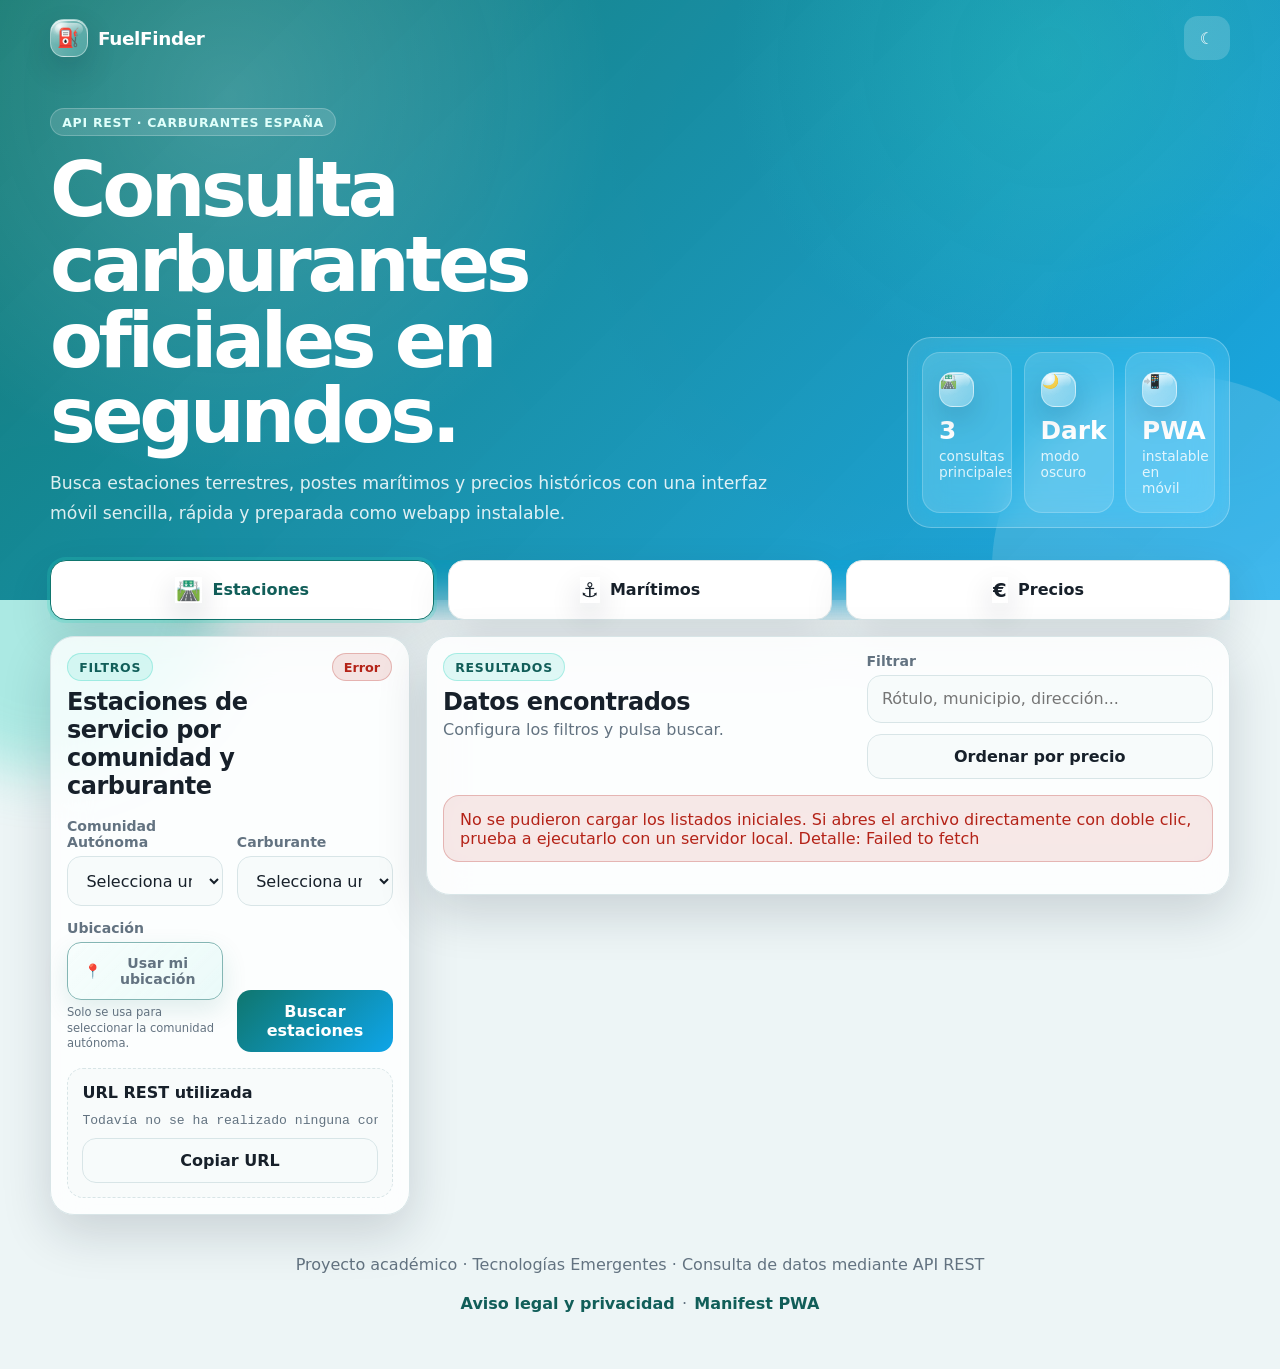
<file: index.html>
<!doctype html>
<html lang="es">
<head>
  <meta charset="utf-8" />
  <meta name="viewport" content="width=device-width, initial-scale=1, viewport-fit=cover" />
  <title>FuelFinder | Consulta precios de carburantes en España</title>
  <meta name="description" content="Webapp responsive para consultar estaciones de servicio, postes marítimos y precios históricos de carburantes mediante la API REST oficial del Ministerio." />
  <meta name="robots" content="index, follow, max-image-preview:large" />
  <meta name="author" content="Francisco José Saiz Ezquerra de Paz" />
  <meta name="theme-color" content="#0f766e" />
  <meta name="color-scheme" content="light dark" />
  <link rel="canonical" href="https://fransaiz.com/fuelfinder/" />

  <meta property="og:type" content="website" />
  <meta property="og:locale" content="es_ES" />
  <meta property="og:site_name" content="FuelFinder" />
  <meta property="og:title" content="FuelFinder | Consulta precios de carburantes" />
  <meta property="og:description" content="Busca estaciones terrestres, postes marítimos y precios históricos de carburantes en España con una webapp responsive." />
  <meta property="og:url" content="https://fransaiz.com/fuelfinder/" />
  <meta property="og:image" content="https://fransaiz.com/fuelfinder/assets/social/og-fuelfinder.png" />
  <meta property="og:image:width" content="1200" />
  <meta property="og:image:height" content="630" />

  <meta name="twitter:card" content="summary_large_image" />
  <meta name="twitter:title" content="FuelFinder | Consulta precios de carburantes" />
  <meta name="twitter:description" content="Webapp responsive para consultar carburantes con datos oficiales." />
  <meta name="twitter:image" content="https://fransaiz.com/fuelfinder/assets/social/og-fuelfinder.png" />

  <link rel="manifest" href="manifest.webmanifest?v=20260602-5" />
  <link rel="apple-touch-icon" href="assets/icons/apple-touch-icon.png" />
  <link rel="icon" type="image/png" sizes="192x192" href="assets/icons/icon-192.png" />
  <link rel="icon" type="image/png" sizes="512x512" href="assets/icons/icon-512.png" />
  <link rel="stylesheet" href="css/styles.css?v=20260602-5" />

  <script type="application/ld+json">
  {
    "@context": "https://schema.org",
    "@type": "WebApplication",
    "name": "FuelFinder",
    "url": "https://fransaiz.com/fuelfinder/",
    "applicationCategory": "UtilitiesApplication",
    "operatingSystem": "Web",
    "description": "Webapp responsive para consultar estaciones de servicio, postes marítimos y precios históricos de carburantes mediante API REST.",
    "inLanguage": "es"
  }
  </script>
</head>
<body>
  <header class="hero">
    <nav class="topbar" aria-label="Navegación principal">
      <a href="./" class="brand" aria-label="FuelFinder inicio">
        <span class="brand-icon liquid-icon" aria-hidden="true">⛽</span>
        <span>FuelFinder</span>
      </a>
      <div class="top-actions">
        <button id="installAppBtn" class="install-button" type="button" aria-label="Instalar FuelFinder" hidden>
          <span aria-hidden="true">⬇</span>
          <span>Instalar</span>
        </button>
        <button id="themeToggle" class="ghost-button" type="button" aria-label="Cambiar tema">☾</button>
      </div>
    </nav>

    <section class="hero-content">
      <div>
        <span class="eyebrow">API REST · Carburantes España</span>
        <h1>Consulta carburantes oficiales en segundos.</h1>
        <p>
          Busca estaciones terrestres, postes marítimos y precios históricos con una interfaz móvil sencilla, rápida y preparada como webapp instalable.
        </p>
      </div>
      <div class="hero-card" aria-label="Resumen de funcionalidades">
        <div class="metric">
          <span class="metric-icon liquid-icon" aria-hidden="true">🛣️</span>
          <strong>3</strong>
          <span>consultas principales</span>
        </div>
        <div class="metric">
          <span class="metric-icon liquid-icon" aria-hidden="true">🌙</span>
          <strong>Dark</strong>
          <span>modo oscuro</span>
        </div>
        <div class="metric">
          <span class="metric-icon liquid-icon" aria-hidden="true">📲</span>
          <strong>PWA</strong>
          <span>instalable en móvil</span>
        </div>
      </div>
    </section>
  </header>

  <main class="app-shell">
    <section class="tabs" aria-label="Tipos de consulta">
      <button class="tab-button active" type="button" data-view="ccaa">
        <span class="tab-icon liquid-icon" aria-hidden="true">🛣️</span>
        <span class="tab-label">Estaciones</span>
      </button>
      <button class="tab-button" type="button" data-view="maritimos">
        <span class="tab-icon liquid-icon" aria-hidden="true">⚓</span>
        <span class="tab-label">Marítimos</span>
      </button>
      <button class="tab-button" type="button" data-view="historico">
        <span class="tab-icon liquid-icon" aria-hidden="true">€</span>
        <span class="tab-label">Precios</span>
      </button>
    </section>

    <section class="workspace">
      <aside class="panel filters-panel" aria-labelledby="filterTitle">
        <div class="panel-heading">
          <div>
            <span class="section-kicker">Filtros</span>
            <h2 id="filterTitle">Selecciona una consulta</h2>
          </div>
          <span id="statusBadge" class="status-badge">Listo</span>
        </div>

        <form id="filtersForm" class="form-grid" autocomplete="off"></form>

        <div class="helper-box">
          <strong>URL REST utilizada</strong>
          <code id="lastUrl">Todavía no se ha realizado ninguna consulta.</code>
          <button id="copyUrl" class="secondary-button" type="button">Copiar URL</button>
        </div>
      </aside>

      <section class="panel results-panel" aria-labelledby="resultsTitle">
        <div class="results-toolbar">
          <div>
            <span class="section-kicker">Resultados</span>
            <h2 id="resultsTitle">Datos encontrados</h2>
            <p id="resultCount">Configura los filtros y pulsa buscar.</p>
          </div>
          <div class="toolbar-actions">
            <label class="search-inline" for="quickSearch">
              <span>Filtrar</span>
              <input id="quickSearch" type="search" placeholder="Rótulo, municipio, dirección..." />
            </label>
            <button id="sortPrice" class="secondary-button" type="button">Ordenar por precio</button>
          </div>
        </div>

        <div id="alerts" class="alerts" role="status" aria-live="polite"></div>
        <div id="results" class="results-grid"></div>
      </section>
    </section>
  </main>

  <aside id="installHelp" class="install-help" role="dialog" aria-modal="true" aria-labelledby="installHelpTitle" hidden>
    <div class="install-help-card panel">
      <button id="closeInstallHelp" class="close-button" type="button" aria-label="Cerrar">×</button>
      <span class="liquid-icon install-help-icon" aria-hidden="true">📲</span>
      <h2 id="installHelpTitle">Instalar en tu móvil</h2>
      <p id="installHelpText">Puedes añadir FuelFinder a la pantalla de inicio para abrirlo como una app.</p>
      <ol>
        <li>Abre el menú de tu navegador.</li>
        <li>Elige “Añadir a pantalla de inicio” o “Instalar app”.</li>
        <li>Confirma la instalación.</li>
      </ol>
    </div>
  </aside>

  <footer class="footer">
    <p>Proyecto académico · Tecnologías Emergentes · Consulta de datos mediante API REST</p>
    <p class="footer-links">
      <a href="legal.html">Aviso legal y privacidad</a>
      <span aria-hidden="true">·</span>
      <a href="manifest.webmanifest?v=20260602-5">Manifest PWA</a>
    </p>
  </footer>

  <template id="fieldTemplate">
    <label class="field">
      <span></span>
      <select></select>
    </label>
  </template>

  <script type="module" src="js/app.js?v=20260602-5"></script>
</body>
</html>
</file>
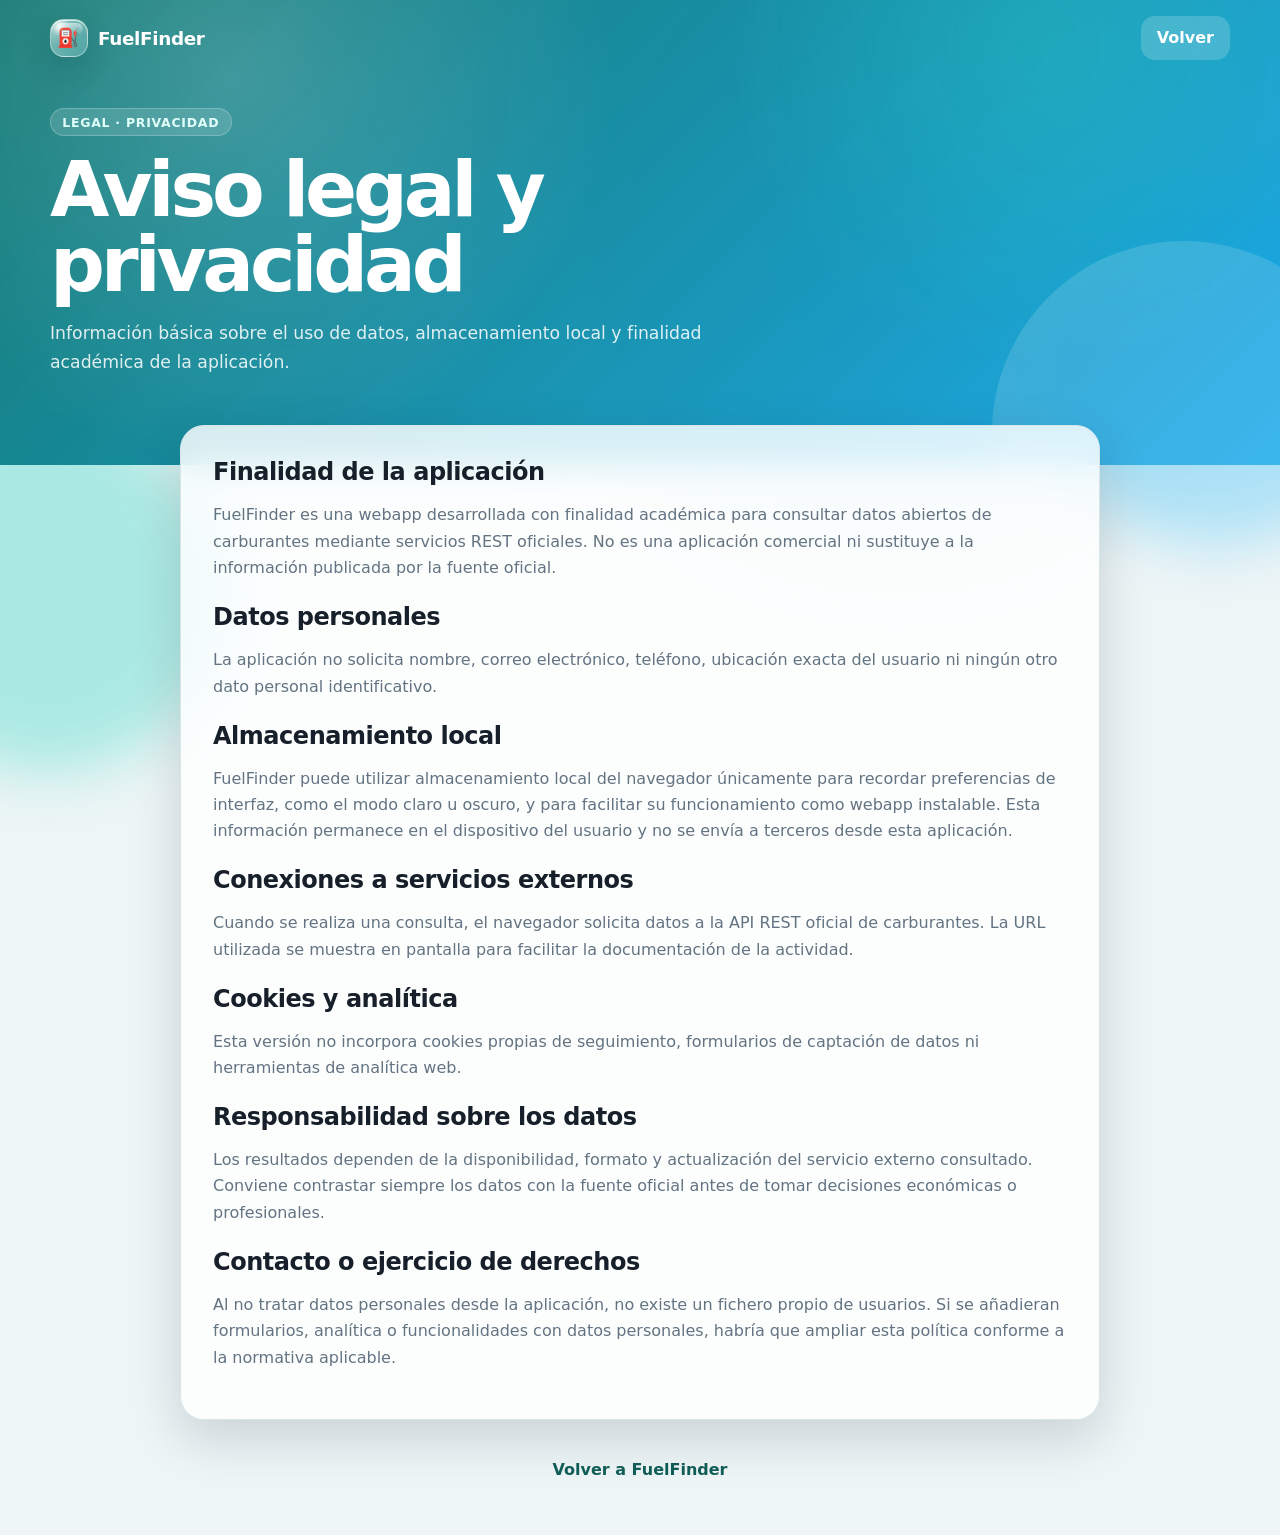
<file: legal.html>
<!doctype html>
<html lang="es">
<head>
  <meta charset="utf-8" />
  <meta name="viewport" content="width=device-width, initial-scale=1, viewport-fit=cover" />
  <title>Aviso legal y privacidad | FuelFinder</title>
  <meta name="description" content="Información legal y de privacidad de FuelFinder, webapp académica para consulta de datos abiertos de carburantes." />
  <meta name="robots" content="index, follow" />
  <meta name="theme-color" content="#0f766e" />
  <link rel="canonical" href="https://fransaiz.com/fuelfinder/legal.html" />
  <link rel="stylesheet" href="css/styles.css" />
  <link rel="manifest" href="manifest.webmanifest" />
  <link rel="icon" type="image/png" sizes="192x192" href="assets/icons/icon-192.png" />
</head>
<body>
  <header class="hero legal-hero">
    <nav class="topbar" aria-label="Navegación principal">
      <a href="./" class="brand" aria-label="Volver a FuelFinder">
        <span class="brand-icon liquid-icon" aria-hidden="true">⛽</span>
        <span>FuelFinder</span>
      </a>
      <a class="ghost-button legal-back" href="./">Volver</a>
    </nav>
    <section class="hero-content">
      <div>
        <span class="eyebrow">Legal · Privacidad</span>
        <h1>Aviso legal y privacidad</h1>
        <p>Información básica sobre el uso de datos, almacenamiento local y finalidad académica de la aplicación.</p>
      </div>
    </section>
  </header>

  <main class="app-shell legal-shell">
    <article class="panel legal-content">
      <h2>Finalidad de la aplicación</h2>
      <p>FuelFinder es una webapp desarrollada con finalidad académica para consultar datos abiertos de carburantes mediante servicios REST oficiales. No es una aplicación comercial ni sustituye a la información publicada por la fuente oficial.</p>

      <h2>Datos personales</h2>
      <p>La aplicación no solicita nombre, correo electrónico, teléfono, ubicación exacta del usuario ni ningún otro dato personal identificativo.</p>

      <h2>Almacenamiento local</h2>
      <p>FuelFinder puede utilizar almacenamiento local del navegador únicamente para recordar preferencias de interfaz, como el modo claro u oscuro, y para facilitar su funcionamiento como webapp instalable. Esta información permanece en el dispositivo del usuario y no se envía a terceros desde esta aplicación.</p>

      <h2>Conexiones a servicios externos</h2>
      <p>Cuando se realiza una consulta, el navegador solicita datos a la API REST oficial de carburantes. La URL utilizada se muestra en pantalla para facilitar la documentación de la actividad.</p>

      <h2>Cookies y analítica</h2>
      <p>Esta versión no incorpora cookies propias de seguimiento, formularios de captación de datos ni herramientas de analítica web.</p>

      <h2>Responsabilidad sobre los datos</h2>
      <p>Los resultados dependen de la disponibilidad, formato y actualización del servicio externo consultado. Conviene contrastar siempre los datos con la fuente oficial antes de tomar decisiones económicas o profesionales.</p>

      <h2>Contacto o ejercicio de derechos</h2>
      <p>Al no tratar datos personales desde la aplicación, no existe un fichero propio de usuarios. Si se añadieran formularios, analítica o funcionalidades con datos personales, habría que ampliar esta política conforme a la normativa aplicable.</p>
    </article>
  </main>

  <footer class="footer">
    <p><a href="./">Volver a FuelFinder</a></p>
  </footer>
</body>
</html>
</file>
<file: css/styles.css>
:root {
  color-scheme: light;
  --bg: #edf5f6;
  --surface: #ffffff;
  --surface-soft: #f7fbfb;
  --text: #17202a;
  --muted: #637381;
  --primary: #0f766e;
  --primary-2: #0ea5e9;
  --primary-dark: #115e59;
  --accent: #f59e0b;
  --border: #d8e5e7;
  --danger: #b42318;
  --success: #027a48;
  --shadow: 0 18px 45px rgba(15, 23, 42, .12);
  --radius-lg: 24px;
  --radius-md: 16px;
}

body.dark {
  color-scheme: dark;
  --bg: #0b1220;
  --surface: #111827;
  --surface-soft: #162033;
  --text: #f8fafc;
  --muted: #a6b1c2;
  --primary: #2dd4bf;
  --primary-2: #38bdf8;
  --primary-dark: #5eead4;
  --accent: #fbbf24;
  --border: #263247;
  --shadow: 0 18px 45px rgba(0, 0, 0, .35);
}

* {
  box-sizing: border-box;
}

html {
  scroll-behavior: smooth;
}

body {
  margin: 0;
  min-height: 100vh;
  font-family: Inter, ui-sans-serif, system-ui, -apple-system, BlinkMacSystemFont, "Segoe UI", sans-serif;
  background:
    radial-gradient(circle at top left, rgba(14, 165, 233, .18), transparent 34rem),
    radial-gradient(circle at 70% 12%, rgba(15, 118, 110, .22), transparent 28rem),
    var(--bg);
  color: var(--text);
}

button,
input,
select {
  font: inherit;
}

button {
  -webkit-tap-highlight-color: transparent;
}

.hero {
  padding: 1rem 1rem 4.5rem;
  background: linear-gradient(135deg, rgba(15, 118, 110, .98), rgba(14, 165, 233, .9));
  color: #fff;
  position: relative;
  overflow: hidden;
}

.hero::after {
  content: "";
  position: absolute;
  inset: auto -6rem -10rem auto;
  width: 24rem;
  height: 24rem;
  border-radius: 999px;
  background: rgba(255, 255, 255, .14);
}

.topbar,
.hero-content,
.app-shell,
.footer {
  width: min(1180px, calc(100% - 2rem));
  margin-inline: auto;
}

.topbar {
  display: flex;
  align-items: center;
  justify-content: space-between;
  gap: 1rem;
  position: relative;
  z-index: 1;
}

.brand {
  display: inline-flex;
  align-items: center;
  gap: .65rem;
  color: #fff;
  text-decoration: none;
  font-weight: 800;
  letter-spacing: -.02em;
  font-size: 1.15rem;
}

.brand-icon {
  display: grid;
  place-items: center;
  width: 2.35rem;
  height: 2.35rem;
  border-radius: 14px;
  background: rgba(255, 255, 255, .18);
  box-shadow: inset 0 0 0 1px rgba(255, 255, 255, .24);
}

.ghost-button,
.secondary-button,
.primary-button {
  border: 0;
  border-radius: 14px;
  min-height: 2.75rem;
  padding: .75rem 1rem;
  cursor: pointer;
  font-weight: 750;
}

.ghost-button {
  color: #fff;
  background: rgba(255, 255, 255, .18);
}

.hero-content {
  display: grid;
  gap: 1.5rem;
  padding-top: 3rem;
  position: relative;
  z-index: 1;
}

.eyebrow,
.section-kicker {
  display: inline-flex;
  color: var(--primary-dark);
  background: rgba(45, 212, 191, .14);
  border: 1px solid rgba(45, 212, 191, .32);
  border-radius: 999px;
  padding: .35rem .7rem;
  font-size: .78rem;
  font-weight: 800;
  text-transform: uppercase;
  letter-spacing: .06em;
}

.hero .eyebrow {
  color: #e0fffb;
  background: rgba(255, 255, 255, .14);
  border-color: rgba(255, 255, 255, .22);
}

.hero h1 {
  max-width: 850px;
  font-size: clamp(2.25rem, 7vw, 4.8rem);
  line-height: .98;
  letter-spacing: -.055em;
  margin: 1rem 0;
}

.hero p {
  max-width: 720px;
  color: rgba(255, 255, 255, .86);
  font-size: 1.08rem;
  line-height: 1.7;
  margin: 0;
}

.hero-card {
  display: grid;
  grid-template-columns: repeat(3, 1fr);
  gap: .7rem;
  background: rgba(255, 255, 255, .14);
  border: 1px solid rgba(255, 255, 255, .26);
  border-radius: var(--radius-lg);
  padding: .85rem;
  backdrop-filter: blur(18px);
}

.metric {
  background: rgba(255, 255, 255, .14);
  border-radius: 18px;
  padding: 1rem;
}

.metric strong {
  display: block;
  font-size: 1.55rem;
}

.metric span {
  display: block;
  margin-top: .2rem;
  color: rgba(255, 255, 255, .82);
  font-size: .86rem;
}

.app-shell {
  margin-top: -2.5rem;
  position: relative;
  z-index: 2;
}

.tabs {
  display: grid;
  grid-template-columns: 1fr;
  gap: .85rem;
  margin-bottom: 1rem;
}

.tab-button {
  display: flex;
  align-items: center;
  justify-content: center;
  gap: .65rem;
  padding: 1rem;
  border-radius: var(--radius-md);
  border: 1px solid var(--border);
  background: var(--surface);
  color: var(--text);
  box-shadow: var(--shadow);
  cursor: pointer;
  font-weight: 800;
}

.tab-button.active {
  color: var(--primary-dark);
  outline: 3px solid rgba(45, 212, 191, .22);
  border-color: var(--primary);
}

.tab-icon {
  font-size: 1.25rem;
}

.workspace {
  display: grid;
  gap: 1rem;
}

.panel {
  background: var(--surface);
  border: 1px solid var(--border);
  border-radius: var(--radius-lg);
  box-shadow: var(--shadow);
}

.filters-panel,
.results-panel {
  padding: 1rem;
}

.panel-heading,
.results-toolbar {
  display: flex;
  align-items: flex-start;
  justify-content: space-between;
  gap: 1rem;
  margin-bottom: 1rem;
}

.panel h2,
.results-toolbar h2 {
  margin: .45rem 0 .1rem;
  letter-spacing: -.02em;
}

.status-badge {
  display: inline-flex;
  align-items: center;
  justify-content: center;
  border-radius: 999px;
  background: var(--surface-soft);
  border: 1px solid var(--border);
  color: var(--muted);
  padding: .35rem .7rem;
  font-size: .8rem;
  font-weight: 800;
  white-space: nowrap;
}

.status-badge.loading {
  color: #92400e;
  background: rgba(245, 158, 11, .14);
  border-color: rgba(245, 158, 11, .35);
}

.status-badge.ok {
  color: var(--success);
  background: rgba(2, 122, 72, .12);
  border-color: rgba(2, 122, 72, .25);
}

.status-badge.error {
  color: var(--danger);
  background: rgba(180, 35, 24, .12);
  border-color: rgba(180, 35, 24, .25);
}

.form-grid {
  display: grid;
  gap: .85rem;
}

.field {
  display: grid;
  gap: .4rem;
}

.field span,
.search-inline span {
  color: var(--muted);
  font-weight: 700;
  font-size: .88rem;
}

select,
input {
  width: 100%;
  border: 1px solid var(--border);
  border-radius: 14px;
  color: var(--text);
  background: var(--surface-soft);
  padding: .85rem .9rem;
  min-height: 2.85rem;
  outline: none;
}

select:focus,
input:focus {
  border-color: var(--primary);
  box-shadow: 0 0 0 4px rgba(45, 212, 191, .14);
}

.primary-button {
  background: linear-gradient(135deg, var(--primary), var(--primary-2));
  color: #fff;
}

.secondary-button {
  background: var(--surface-soft);
  border: 1px solid var(--border);
  color: var(--text);
}

.helper-box {
  display: grid;
  gap: .65rem;
  margin-top: 1rem;
  padding: .9rem;
  border-radius: var(--radius-md);
  background: var(--surface-soft);
  border: 1px dashed var(--border);
}

.helper-box code {
  display: block;
  max-width: 100%;
  overflow-x: auto;
  color: var(--muted);
  font-size: .82rem;
  white-space: nowrap;
}

.results-toolbar {
  flex-direction: column;
}

.results-toolbar p {
  color: var(--muted);
  margin: .2rem 0 0;
}

.toolbar-actions {
  width: 100%;
  display: grid;
  gap: .7rem;
}

.search-inline {
  display: grid;
  gap: .35rem;
}

.alerts {
  display: grid;
  gap: .7rem;
}

.alert {
  padding: .85rem 1rem;
  border-radius: var(--radius-md);
  background: var(--surface-soft);
  border: 1px solid var(--border);
  color: var(--muted);
}

.alert.error {
  color: var(--danger);
  border-color: rgba(180, 35, 24, .25);
  background: rgba(180, 35, 24, .1);
}

.results-grid {
  display: grid;
  gap: .9rem;
  margin-top: 1rem;
}

.result-card {
  display: grid;
  gap: .65rem;
  border: 1px solid var(--border);
  background: var(--surface-soft);
  border-radius: var(--radius-md);
  padding: 1rem;
  transition: transform .18s ease, border-color .18s ease;
}

.result-card:hover {
  transform: translateY(-2px);
  border-color: rgba(45, 212, 191, .5);
}

.result-header {
  display: flex;
  align-items: flex-start;
  justify-content: space-between;
  gap: 1rem;
}

.result-card h3 {
  margin: 0;
  letter-spacing: -.015em;
  font-size: 1.03rem;
}

.price {
  color: var(--primary-dark);
  font-size: 1.25rem;
  font-weight: 900;
  white-space: nowrap;
}

.meta-list {
  display: grid;
  gap: .35rem;
  margin: 0;
  padding: 0;
  list-style: none;
  color: var(--muted);
  font-size: .93rem;
}

.chip-row {
  display: flex;
  flex-wrap: wrap;
  gap: .4rem;
}

.chip {
  display: inline-flex;
  align-items: center;
  border-radius: 999px;
  padding: .32rem .62rem;
  background: rgba(14, 165, 233, .12);
  color: var(--primary-dark);
  border: 1px solid rgba(14, 165, 233, .18);
  font-size: .78rem;
  font-weight: 800;
}

.footer {
  color: var(--muted);
  padding: 1.5rem 0 2.5rem;
  text-align: center;
}

@media (min-width: 760px) {
  .hero-content {
    grid-template-columns: minmax(0, 1.55fr) minmax(270px, .6fr);
    align-items: end;
  }

  .tabs {
    grid-template-columns: repeat(3, 1fr);
  }

  .form-grid {
    grid-template-columns: repeat(2, 1fr);
    align-items: end;
  }

  .results-grid {
    grid-template-columns: repeat(2, 1fr);
  }
}

@media (min-width: 1060px) {
  .workspace {
    grid-template-columns: 360px minmax(0, 1fr);
    align-items: start;
  }

  .filters-panel {
    position: sticky;
    top: 1rem;
  }

  .results-toolbar {
    flex-direction: row;
  }

  .toolbar-actions {
    width: min(420px, 45%);
  }

  .results-grid {
    grid-template-columns: repeat(2, minmax(0, 1fr));
  }
}

@media (min-width: 1280px) {
  .results-grid {
    grid-template-columns: repeat(3, minmax(0, 1fr));
  }
}


/* Navegación inferior y cabecera compacta para móvil */
@media (max-width: 759px) {
  body {
    padding-bottom: 7rem;
  }

  .hero {
    padding: 1rem 1rem 1.35rem;
    border-radius: 0 0 28px 28px;
  }

  .hero::after {
    width: 13rem;
    height: 13rem;
    right: -5rem;
    bottom: -7rem;
    opacity: .85;
  }

  .topbar,
  .hero-content,
  .app-shell,
  .footer {
    width: min(100% - 1.5rem, 1180px);
  }

  .brand {
    font-size: 1.08rem;
  }

  .brand-icon {
    width: 2.15rem;
    height: 2.15rem;
    border-radius: 13px;
  }

  .ghost-button {
    min-height: 2.6rem;
    min-width: 2.6rem;
    padding: .65rem;
    border-radius: 15px;
  }

  .hero-content {
    display: block;
    padding-top: 1.05rem;
  }

  .hero .eyebrow,
  .hero-card {
    display: none;
  }

  .hero h1 {
    max-width: 100%;
    font-size: 1.65rem;
    line-height: 1.08;
    letter-spacing: -.04em;
    margin: .35rem 0 .45rem;
  }

  .hero p {
    max-width: 100%;
    font-size: .96rem;
    line-height: 1.45;
    color: rgba(255, 255, 255, .88);
  }

  .app-shell {
    margin-top: 1rem;
  }

  .tabs {
    position: fixed;
    left: max(.75rem, env(safe-area-inset-left));
    right: max(.75rem, env(safe-area-inset-right));
    bottom: max(.75rem, env(safe-area-inset-bottom));
    z-index: 1000;
    display: grid;
    grid-template-columns: repeat(3, minmax(0, 1fr));
    gap: .35rem;
    margin: 0;
    padding: .5rem;
    border: 1px solid rgba(15, 118, 110, .18);
    border-radius: 24px;
    background: rgba(255, 255, 255, .92);
    box-shadow: 0 18px 45px rgba(15, 23, 42, .24);
    backdrop-filter: blur(18px);
    -webkit-backdrop-filter: blur(18px);
  }

  body.dark .tabs {
    background: rgba(17, 24, 39, .92);
    border-color: rgba(45, 212, 191, .18);
  }

  .tab-button {
    min-height: 4rem;
    padding: .5rem .25rem;
    border: 0;
    border-radius: 18px;
    background: transparent;
    box-shadow: none;
    color: var(--muted);
    flex-direction: column;
    gap: .25rem;
    font-size: .72rem;
    line-height: 1.05;
  }

  .tab-button.active {
    color: #fff;
    border-color: transparent;
    outline: 0;
    background: linear-gradient(135deg, var(--primary), var(--primary-2));
    box-shadow: 0 10px 24px rgba(15, 118, 110, .32);
  }

  .tab-icon {
    font-size: 1.25rem;
    line-height: 1;
  }

  .tab-label {
    display: block;
    font-size: .72rem;
    font-weight: 850;
  }

  .workspace {
    gap: .85rem;
  }

  .filters-panel,
  .results-panel {
    padding: .9rem;
    border-radius: 22px;
  }

  .panel-heading,
  .results-toolbar {
    margin-bottom: .85rem;
  }

  .panel h2,
  .results-toolbar h2 {
    font-size: 1.2rem;
    margin-top: .35rem;
  }

  .helper-box {
    margin-top: .85rem;
  }

  .footer {
    padding-bottom: 1rem;
  }
}

/* =========================================================
   Liquid Glass UI + PWA mobile install
   ========================================================= */
:root {
  --glass-bg: rgba(255, 255, 255, .54);
  --glass-stroke: rgba(255, 255, 255, .70);
  --glass-shadow: 0 18px 50px rgba(15, 23, 42, .16);
  --glass-highlight: rgba(255, 255, 255, .34);
}

body.dark {
  --glass-bg: rgba(17, 24, 39, .56);
  --glass-stroke: rgba(148, 163, 184, .20);
  --glass-shadow: 0 18px 55px rgba(0, 0, 0, .42);
  --glass-highlight: rgba(255, 255, 255, .10);
}

body::before,
body::after {
  content: "";
  position: fixed;
  z-index: -1;
  width: 22rem;
  height: 22rem;
  border-radius: 999px;
  filter: blur(28px);
  opacity: .34;
  pointer-events: none;
}

body::before {
  left: -8rem;
  bottom: 8rem;
  background: #2dd4bf;
}

body::after {
  right: -7rem;
  top: 12rem;
  background: #38bdf8;
}

.top-actions {
  display: inline-flex;
  align-items: center;
  gap: .55rem;
}

.liquid-icon {
  position: relative;
  isolation: isolate;
  overflow: hidden;
  background:
    radial-gradient(circle at 24% 18%, rgba(255, 255, 255, .88), rgba(255, 255, 255, .18) 24%, transparent 46%),
    linear-gradient(135deg, rgba(255, 255, 255, .42), rgba(255, 255, 255, .12));
  border: 1px solid rgba(255, 255, 255, .48);
  box-shadow:
    inset 0 1px 0 rgba(255, 255, 255, .70),
    inset 0 -10px 22px rgba(255, 255, 255, .12),
    0 12px 30px rgba(15, 23, 42, .16);
  backdrop-filter: blur(16px) saturate(1.35);
  -webkit-backdrop-filter: blur(16px) saturate(1.35);
}

.liquid-icon::after {
  content: "";
  position: absolute;
  inset: 7% 10% auto 10%;
  height: 34%;
  border-radius: 999px;
  background: linear-gradient(180deg, rgba(255, 255, 255, .55), transparent);
  pointer-events: none;
  z-index: -1;
}

.hero {
  background:
    radial-gradient(circle at 18% 16%, rgba(255, 255, 255, .18), transparent 24rem),
    radial-gradient(circle at 82% 10%, rgba(45, 212, 191, .28), transparent 20rem),
    linear-gradient(135deg, rgba(15, 118, 110, .98), rgba(14, 165, 233, .92));
}

.hero h1 {
  max-width: 760px;
}

.panel,
.hero-card,
.tabs,
.result-card,
.helper-box,
.alert,
.status-badge,
select,
input,
.secondary-button {
  backdrop-filter: blur(18px) saturate(1.2);
  -webkit-backdrop-filter: blur(18px) saturate(1.2);
}

.panel {
  background: color-mix(in srgb, var(--surface) 83%, transparent);
  box-shadow: var(--glass-shadow);
}

.result-card,
.helper-box {
  background: color-mix(in srgb, var(--surface-soft) 82%, transparent);
}

.metric {
  position: relative;
  overflow: hidden;
  border: 1px solid rgba(255, 255, 255, .18);
}

.metric-icon {
  display: grid;
  place-items: center;
  width: 2.2rem;
  height: 2.2rem;
  border-radius: 14px;
  margin-bottom: .55rem;
  font-size: 1rem;
}

.install-button {
  display: none;
  align-items: center;
  gap: .42rem;
  min-height: 2.75rem;
  padding: .72rem .92rem;
  border: 1px solid rgba(255, 255, 255, .28);
  border-radius: 15px;
  color: #fff;
  background: rgba(255, 255, 255, .18);
  box-shadow: inset 0 1px 0 rgba(255,255,255,.36), 0 14px 30px rgba(15, 23, 42, .16);
  backdrop-filter: blur(18px);
  -webkit-backdrop-filter: blur(18px);
  font-weight: 850;
  cursor: pointer;
}

.close-button {
  position: absolute;
  top: .7rem;
  right: .7rem;
  width: 2.35rem;
  height: 2.35rem;
  border: 0;
  border-radius: 999px;
  color: var(--text);
  background: var(--surface-soft);
  cursor: pointer;
  font-size: 1.4rem;
}

.install-help {
  position: fixed;
  inset: 0;
  z-index: 2000;
  display: grid;
  place-items: end center;
  padding: 1rem;
  background: rgba(2, 6, 23, .42);
  backdrop-filter: blur(10px);
  -webkit-backdrop-filter: blur(10px);
}

.install-help[hidden] {
  display: none;
}

.install-help-card {
  position: relative;
  width: min(100%, 420px);
  padding: 1.25rem;
  border-radius: 28px;
}

.install-help-icon {
  display: grid;
  place-items: center;
  width: 3rem;
  height: 3rem;
  border-radius: 18px;
  font-size: 1.4rem;
  margin-bottom: .75rem;
}

.install-help-card h2 {
  margin: .2rem 0 .35rem;
}

.install-help-card p,
.install-help-card li {
  color: var(--muted);
  line-height: 1.5;
}

.install-help-card ol {
  padding-left: 1.2rem;
  margin-bottom: .25rem;
}

.footer-links {
  display: inline-flex;
  align-items: center;
  justify-content: center;
  gap: .45rem;
  flex-wrap: wrap;
  margin-top: .25rem;
}

.footer a {
  color: var(--primary-dark);
  font-weight: 800;
  text-decoration: none;
}

.footer a:hover {
  text-decoration: underline;
}

@supports not (backdrop-filter: blur(1px)) {
  .panel,
  .tabs,
  .result-card,
  .helper-box {
    background: var(--surface);
  }
}

@media (max-width: 759px) {
  body.mobile-install-available #installAppBtn {
    display: inline-flex;
  }

  .install-button span:last-child {
    display: none;
  }

  .install-button {
    min-width: 2.6rem;
    padding: .65rem;
    justify-content: center;
  }

  .hero h1 {
    font-size: 1.55rem;
    letter-spacing: -.035em;
  }

  .hero p {
    font-size: .92rem;
  }

  .tabs {
    background: color-mix(in srgb, var(--surface) 76%, transparent);
    border-color: var(--glass-stroke);
  }

  .tab-icon {
    display: grid;
    place-items: center;
    width: 2rem;
    height: 2rem;
    border-radius: 14px;
    font-size: 1rem;
  }

  .tab-button.active .tab-icon {
    background: rgba(255, 255, 255, .25);
    border-color: rgba(255, 255, 255, .36);
  }

  .tab-button.active {
    background:
      radial-gradient(circle at 28% 10%, rgba(255,255,255,.28), transparent 34%),
      linear-gradient(135deg, var(--primary), var(--primary-2));
  }

  .install-help {
    align-items: end;
    padding-bottom: calc(1rem + env(safe-area-inset-bottom));
  }
}

.legal-hero .hero-content {
  padding-bottom: 1rem;
}

.legal-back {
  color: #fff;
  text-decoration: none;
}

.legal-shell {
  max-width: 920px;
}

.legal-content {
  padding: clamp(1rem, 3vw, 2rem);
}

.legal-content h2 {
  margin: 1.35rem 0 .35rem;
}

.legal-content h2:first-child {
  margin-top: 0;
}

.legal-content p {
  color: var(--muted);
  line-height: 1.65;
}

.location-field {
  gap: .35rem;
}

.location-button {
  border: 1px solid color-mix(in srgb, var(--primary) 42%, var(--border));
  border-radius: 14px;
  min-height: 2.75rem;
  padding: .75rem 1rem;
  cursor: pointer;
  font-weight: 800;
  color: var(--primary-dark);
  background:
    linear-gradient(135deg, rgba(255, 255, 255, .72), rgba(255, 255, 255, .28)),
    rgba(45, 212, 191, .12);
  box-shadow: inset 0 1px 0 rgba(255, 255, 255, .5), 0 10px 26px rgba(15, 118, 110, .12);
  display: inline-flex;
  align-items: center;
  justify-content: center;
  gap: .45rem;
  width: 100%;
  transition: transform .18s ease, border-color .18s ease, background .18s ease;
}

.location-button:hover {
  transform: translateY(-1px);
  border-color: var(--primary);
}

.location-button:disabled {
  cursor: wait;
  opacity: .72;
  transform: none;
}

.field-note {
  color: var(--muted);
  font-size: .72rem;
  line-height: 1.35;
}

body.dark .location-button {
  background:
    linear-gradient(135deg, rgba(255, 255, 255, .08), rgba(255, 255, 255, .02)),
    rgba(45, 212, 191, .14);
}

@media (max-width: 759px) {
  .location-field {
    grid-column: 1 / -1;
  }

  .location-button {
    min-height: 3rem;
  }
}
</file>
